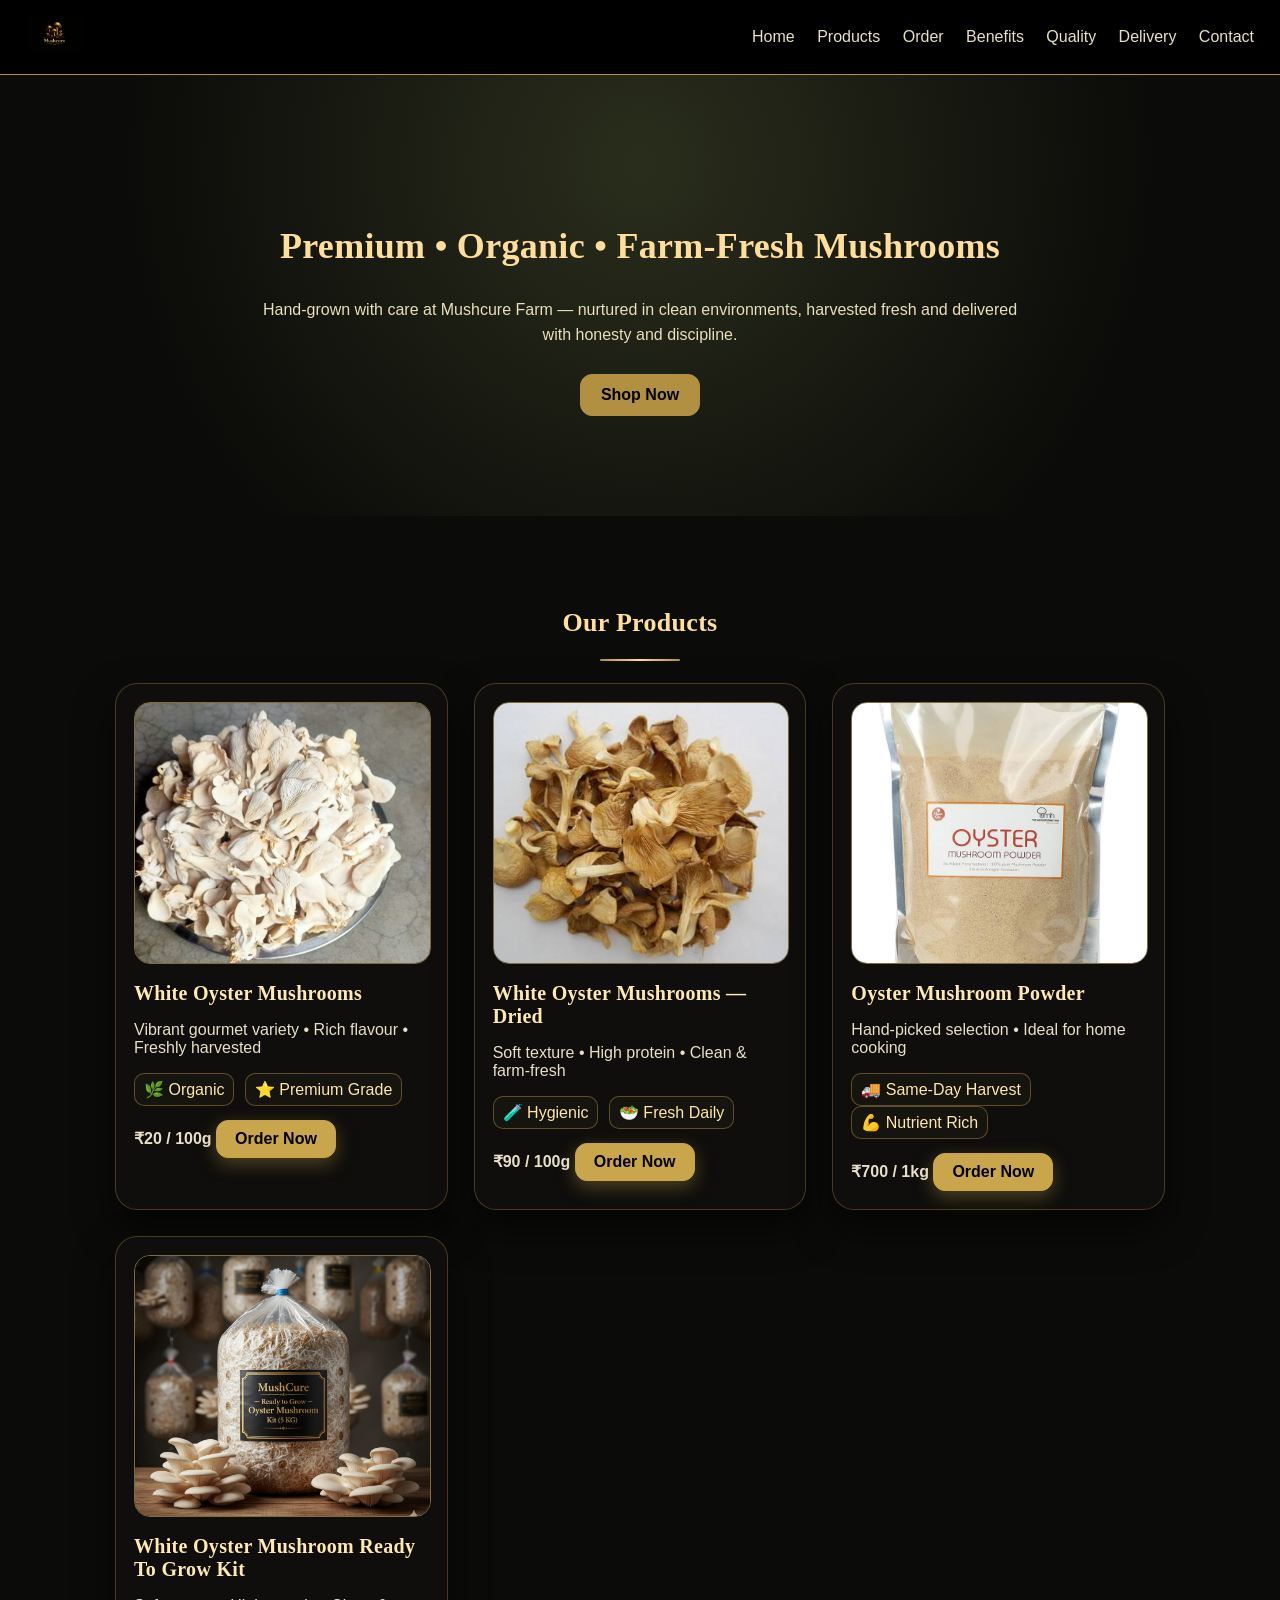
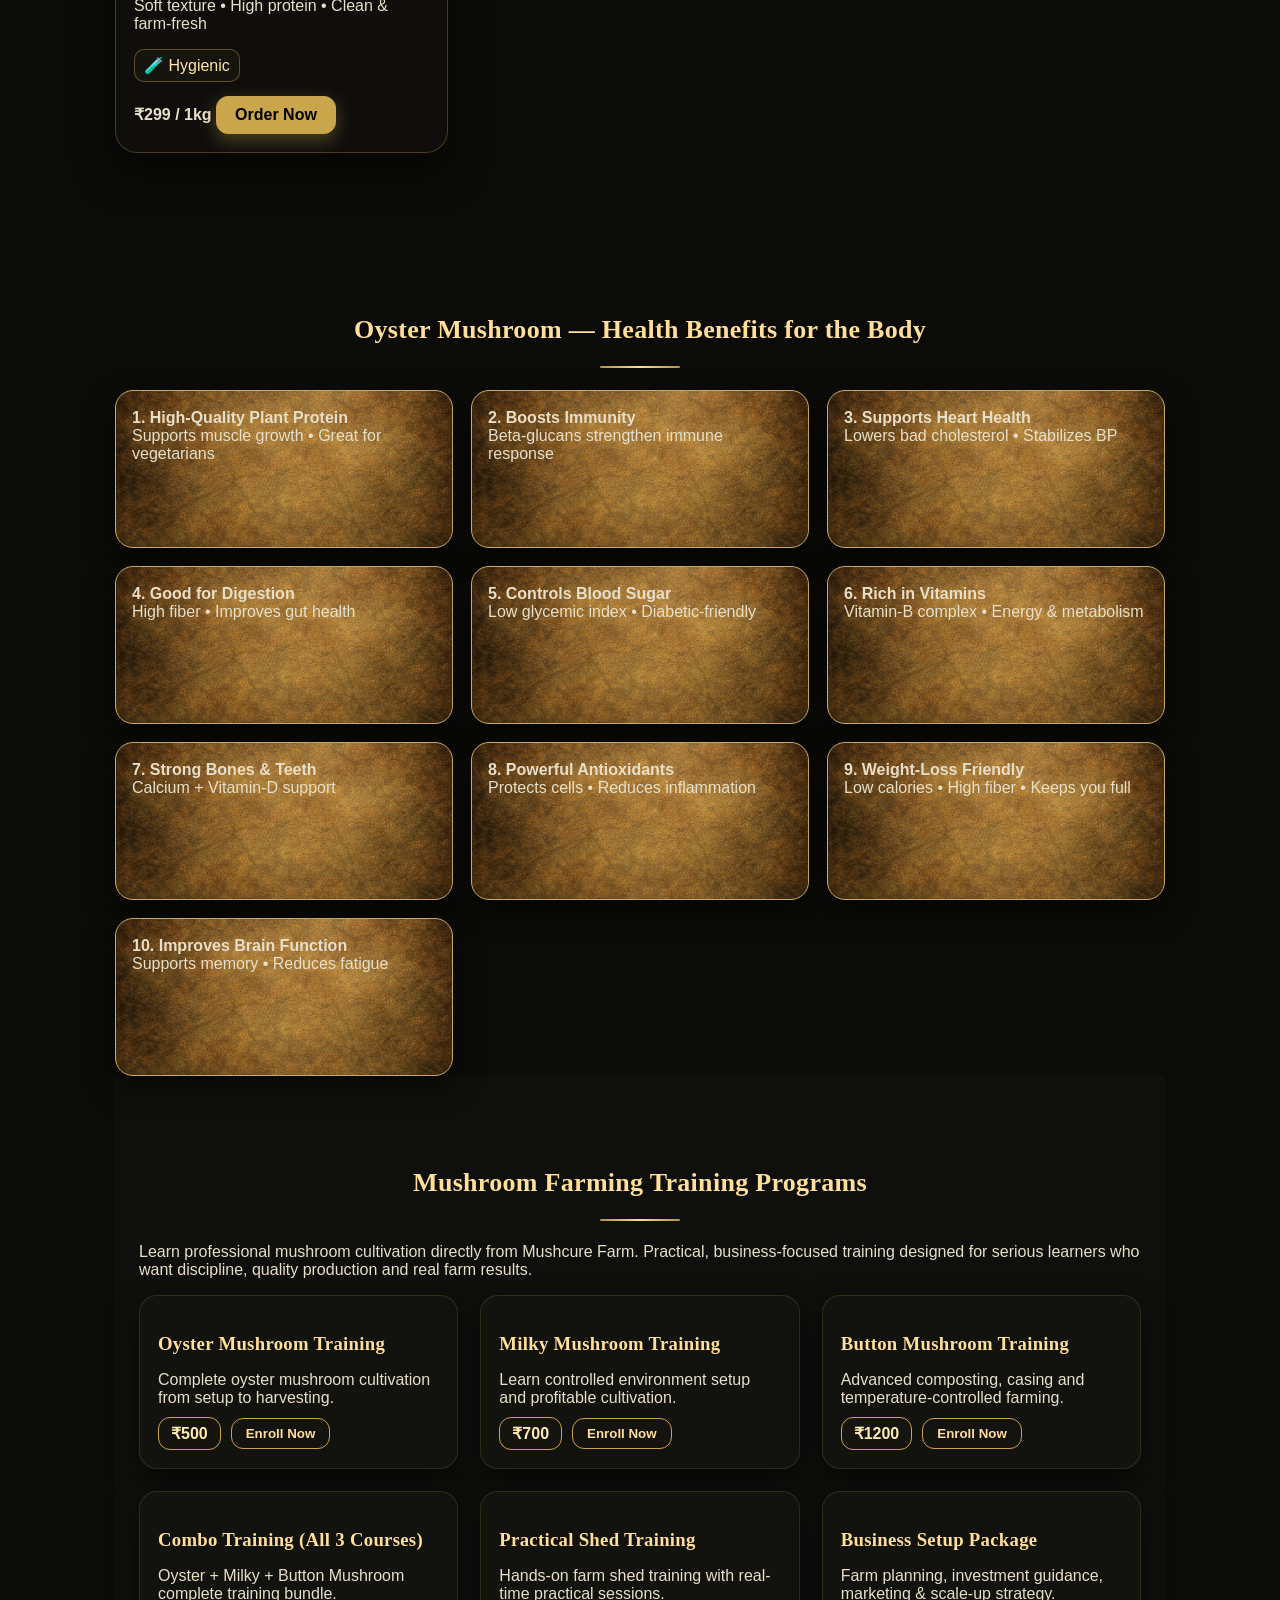
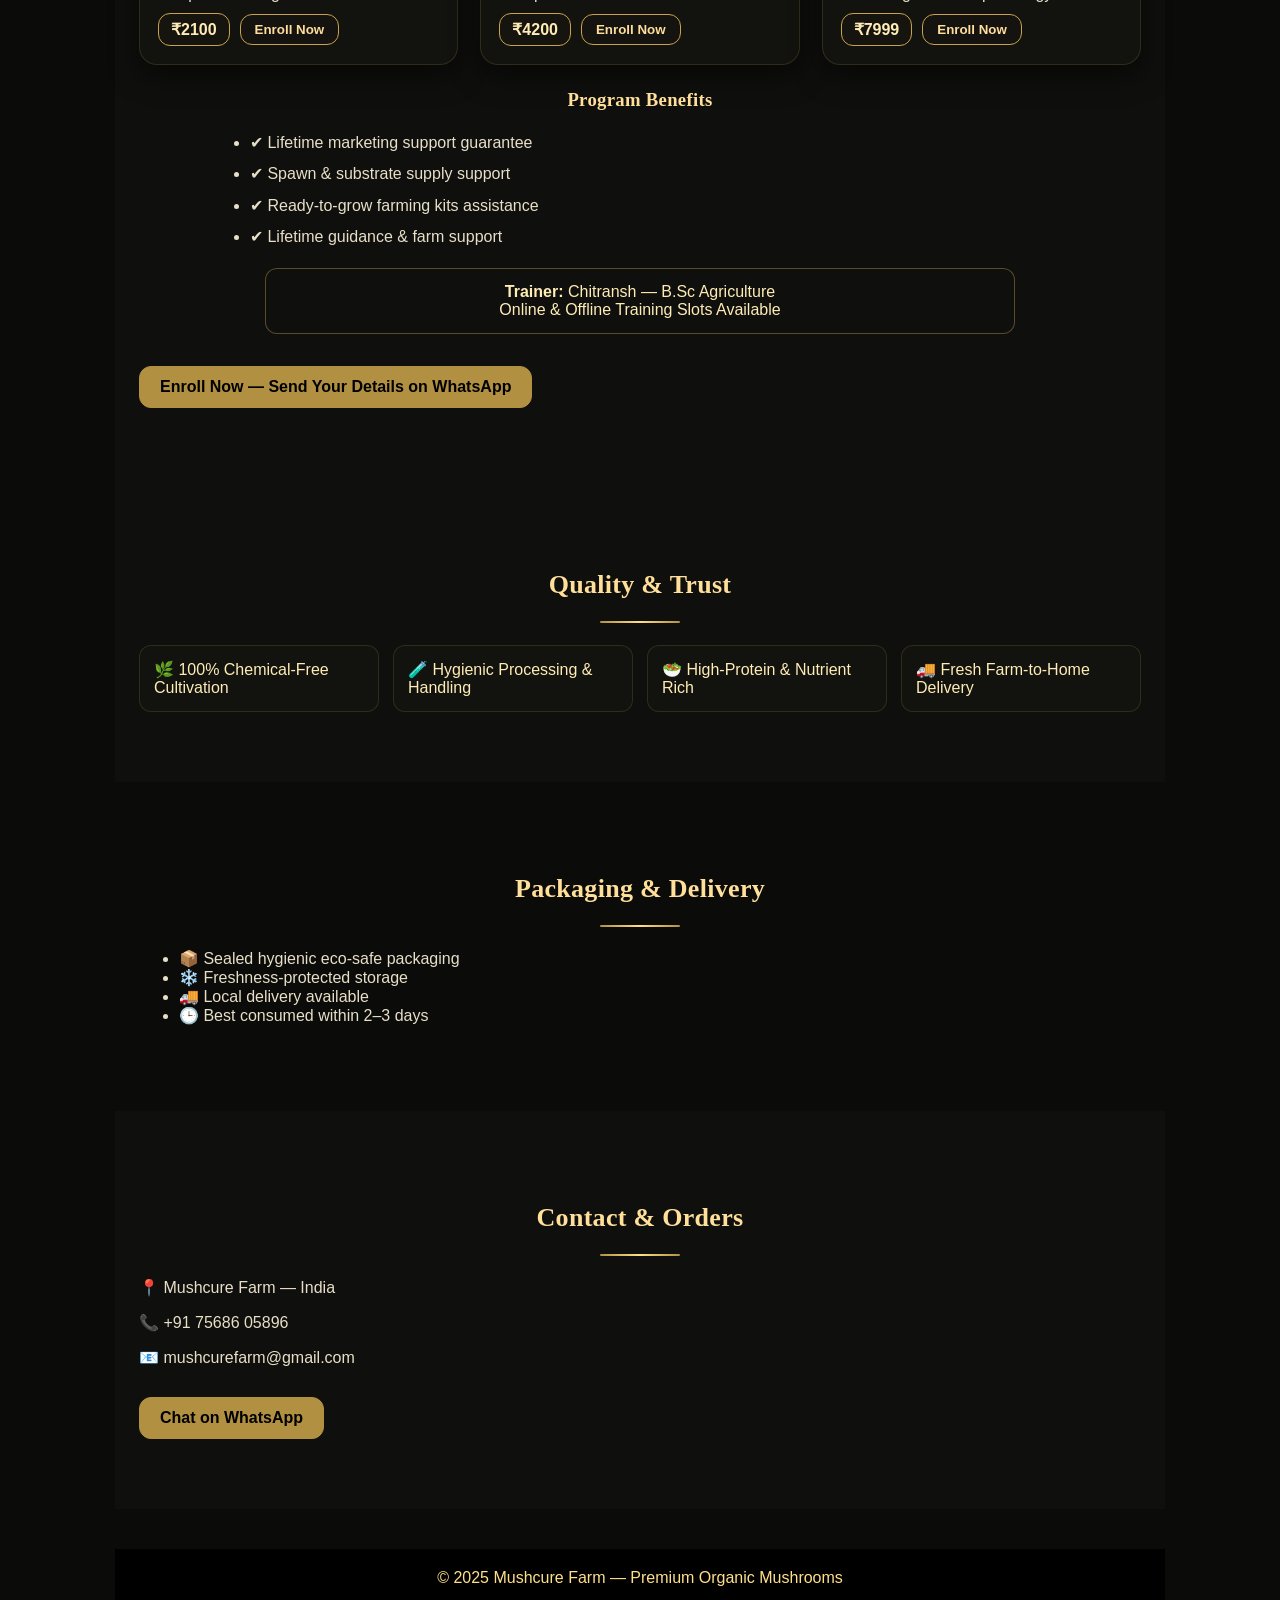
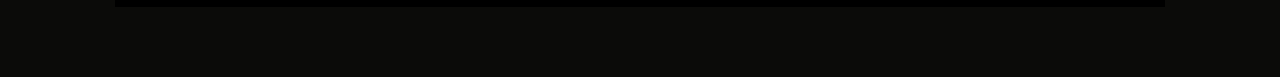
<file: index.html>
<!DOCTYPE html>
<html lang="en">
<head>
  <meta charset="UTF-8" />
  <meta name="viewport" content="width=device-width, initial-scale=1.0" />

  <title>Mushcure — Premium Organic Oyster Mushrooms & Training Center| Farm Fresh</title>

  <meta name="description" content="Mushcure — Premium organic oyster mushrooms. Farm-fresh, chemical-free, hygienically cultivated mushrooms. Order fresh and dried oyster mushrooms.">
  <meta name="keywords" content="Mushcure, oyster mushrooms, organic mushrooms, mushroom farm, mushroom delivery, fresh mushrooms India">
  <meta name="author" content="Mushcure Farm">

  <link rel="icon" type="image/png" href="favicon.png">
  <link rel="stylesheet" href="style.css" />
</head>

<body>

<header class="topbar">
  <div class="logo">
    <img src="logo.png" alt="Mushcure Logo">
  </div>

  <nav>
    <a href="#home">Home</a>
    <a href="#products">Products</a>
    <a href="#order">Order</a>
    <a href="#benefits">Benefits</a>
    <a href="#quality">Quality</a>
    <a href="#delivery">Delivery</a>
    <a href="#contact">Contact</a>
  </nav>
</header>

<section id="home" class="hero">
  <h1>Premium • Organic • Farm-Fresh Mushrooms</h1>
  <p>
    Hand-grown with care at Mushcure Farm — nurtured in clean environments,
    harvested fresh and delivered with honesty and discipline.
  </p>
  <a href="#products" class="btn primary">Shop Now</a>
</section>

<section id="products" class="section">
  <h2 class="title">Our Products</h2>
  <div class="divider"></div>

  <div class="grid">

    <div class="card">
      <img src="pink-oyster.jpg" alt="White Oyster Mushrooms">
      <h3>White Oyster Mushrooms</h3>
      <p>Vibrant gourmet variety • Rich flavour • Freshly harvested</p>
      <div class="badges">
        <span>🌿 Organic</span>
        <span>⭐ Premium Grade</span>
      </div>
      <strong>₹20 / 100g</strong>
      <a class="btn" href="order.html">Order Now</a>
    </div>

    <div class="card">
      <img src="white-oyster.jpg" alt="White Oyster Mushrooms Dried">
      <h3>White Oyster Mushrooms — Dried</h3>
      <p>Soft texture • High protein • Clean & farm-fresh</p>
      <div class="badges">
        <span>🧪 Hygienic</span>
        <span>🥗 Fresh Daily</span>
      </div>
      <strong>₹90 / 100g</strong>
      <a class="btn" href="order.html">Order Now</a>
    </div>

    <div class="card">
      <img src="fresh-harvest.jpg" alt="Oyster Mushroom Powder">
      <h3>Oyster Mushroom Powder</h3>
      <p>Hand-picked selection • Ideal for home cooking</p>
      <div class="badges">
        <span>🚚 Same-Day Harvest</span>
        <span>💪 Nutrient Rich</span>
      </div>
      <strong>₹700 / 1kg</strong>
      <a class="btn" href="order.html">Order Now</a>
    </div>

    <div class="card">
      <img src="kit.jpg" alt="White Oyster Ready To Grow Kit">
      <h3>White Oyster Mushroom Ready To Grow Kit</h3>
      <p>Soft texture • High protein • Clean & farm-fresh</p>
      <div class="badges">
        <span>🧪 Hygienic</span>
      </div>
      <strong>₹299 / 1kg</strong>
      <a class="btn" href="order.html">Order Now</a>
    </div>

  </div>
</section>



<section id="benefits" class="section">
  <h2 class="title">Oyster Mushroom — Health Benefits for the Body</h2>
  <div class="divider"></div>

  <div class="benefit-grid">

    <div class="benefit-card"><strong>1. High-Quality Plant Protein</strong><br>Supports muscle growth • Great for vegetarians</div>
    <div class="benefit-card"><strong>2. Boosts Immunity</strong><br>Beta-glucans strengthen immune response</div>
    <div class="benefit-card"><strong>3. Supports Heart Health</strong><br>Lowers bad cholesterol • Stabilizes BP</div>

    <div class="benefit-card"><strong>4. Good for Digestion</strong><br>High fiber • Improves gut health</div>
    <div class="benefit-card"><strong>5. Controls Blood Sugar</strong><br>Low glycemic index • Diabetic-friendly</div>
    <div class="benefit-card"><strong>6. Rich in Vitamins</strong><br>Vitamin-B complex • Energy & metabolism</div>

    <div class="benefit-card"><strong>7. Strong Bones & Teeth</strong><br>Calcium + Vitamin-D support</div>
    <div class="benefit-card"><strong>8. Powerful Antioxidants</strong><br>Protects cells • Reduces inflammation</div>
    <div class="benefit-card"><strong>9. Weight-Loss Friendly</strong><br>Low calories • High fiber • Keeps you full</div>

    <div class="benefit-card"><strong>10. Improves Brain Function</strong><br>Supports memory • Reduces fatigue</div>

  </div>
<section id="training" class="section alt">
  <h2 class="title">Mushroom Farming Training Programs</h2>
  <div class="divider"></div>

  <p class="story">
    Learn professional mushroom cultivation directly from Mushcure Farm.
    Practical, business-focused training designed for serious learners
    who want discipline, quality production and real farm results.
  </p>

  <div class="training-grid">

    <div class="training-card">
      <h3>Oyster Mushroom Training</h3>
      <p>Complete oyster mushroom cultivation from setup to harvesting.</p>
      <div class="price-row">
        <span class="price">₹500</span>
        <button class="enroll-btn"
          onclick="enroll('Oyster Mushroom Training', 500)">
          Enroll Now
        </button>
      </div>
    </div>

    <div class="training-card">
      <h3>Milky Mushroom Training</h3>
      <p>Learn controlled environment setup and profitable cultivation.</p>
      <div class="price-row">
        <span class="price">₹700</span>
        <button class="enroll-btn"
          onclick="enroll('Milky Mushroom Training', 700)">
          Enroll Now
        </button>
      </div>
    </div>

    <div class="training-card">
      <h3>Button Mushroom Training</h3>
      <p>Advanced composting, casing and temperature-controlled farming.</p>
      <div class="price-row">
        <span class="price">₹1200</span>
        <button class="enroll-btn"
          onclick="enroll('Button Mushroom Training', 1200)">
          Enroll Now
        </button>
      </div>
    </div>

    <div class="training-card">
      <h3>Combo Training (All 3 Courses)</h3>
      <p>Oyster + Milky + Button Mushroom complete training bundle.</p>
      <div class="price-row">
        <span class="price">₹2100</span>
        <button class="enroll-btn"
          onclick="enroll('Combo Training — Oyster + Milky + Button', 2100)">
          Enroll Now
        </button>
      </div>
    </div>

    <div class="training-card">
      <h3>Practical Shed Training</h3>
      <p>Hands-on farm shed training with real-time practical sessions.</p>
      <div class="price-row">
        <span class="price">₹4200</span>
        <button class="enroll-btn"
          onclick="enroll('Practical Shed Training', 4200)">
          Enroll Now
        </button>
      </div>
    </div>

    <div class="training-card">
      <h3>Business Setup Package</h3>
      <p>Farm planning, investment guidance, marketing & scale-up strategy.</p>
      <div class="price-row">
        <span class="price">₹7999</span>
        <button class="enroll-btn"
          onclick="enroll('Business Setup Package', 7999)">
          Enroll Now
        </button>
      </div>
    </div>

  </div>

  <h3 class="sub-title">Program Benefits</h3>
  <ul class="benefits-list">
    <li>✔ Lifetime marketing support guarantee</li>
    <li>✔ Spawn & substrate supply support</li>
    <li>✔ Ready-to-grow farming kits assistance</li>
    <li>✔ Lifetime guidance & farm support</li>
  </ul>

  <div class="trainer-box">
    <strong>Trainer:</strong> Chitransh — B.Sc Agriculture  
    <br>Online & Offline Training Slots Available
  </div>

  <a href="https://wa.me/917568605896" class="btn primary">
    Enroll Now — Send Your Details on WhatsApp
  </a>
</section>

<section id="quality" class="section alt">
  <h2 class="title">Quality & Trust</h2>
  <div class="divider"></div>

  <div class="trust-grid">
    <div class="trust-card">🌿 100% Chemical-Free Cultivation</div>
    <div class="trust-card">🧪 Hygienic Processing & Handling</div>
    <div class="trust-card">🥗 High-Protein & Nutrient Rich</div>
    <div class="trust-card">🚚 Fresh Farm-to-Home Delivery</div>
  </div>
</section>

<section id="delivery" class="section">
  <h2 class="title">Packaging & Delivery</h2>
  <div class="divider"></div>

  <ul class="list">
    <li>📦 Sealed hygienic eco-safe packaging</li>
    <li>❄️ Freshness-protected storage</li>
    <li>🚚 Local delivery available</li>
    <li>🕒 Best consumed within 2–3 days</li>
  </ul>
</section>

<section id="contact" class="section alt">
  <h2 class="title">Contact & Orders</h2>
  <div class="divider"></div>

  <p>📍 Mushcure Farm — India</p>
  <p>📞 +91 75686 05896</p>
  <p>📧 mushcurefarm@gmail.com</p>

  <a class="btn primary" href="https://wa.me/917568605896">Chat on WhatsApp</a>
</section>

<footer>
  © 2025 Mushcure Farm — Premium Organic Mushrooms
</footer>

<script>
document.getElementById("orderForm").addEventListener("submit", function(e){
  e.preventDefault();

  let msg =
`🛒 *Mushcure Order*\n\n`+
`👤 Name: ${name.value}\n`+
`📞 Phone: ${phone.value}\n\n`+
`🍄 Product: ${product.value}\n`+
`⚖️ Pack Size: ${weight.value}\n`+
`🔢 Quantity: ${qty.value}\n\n`+
`📍 Delivery Address:\n${address.value}\n\n`+
`📝 Notes: ${note.value || "None"}`;

  window.open(`https://wa.me/917568605896?text=${encodeURIComponent(msg)}`,"_blank");
});
</script>
  <script>
function enroll(course, price) {
  const msg =
`🎓 *Mushroom Training Enrollment Request*

📌 Course: ${course}
💰 Fee: ₹${price}

Please book my slot.
My details:
• Name:
• City:
• Preferred Mode: Online / Offline
• Preferred Date:`;

  window.open(
    `https://wa.me/917568605896?text=${encodeURIComponent(msg)}`,
    `_blank`
  );
}
  </script>

</body>
</html>
</file>
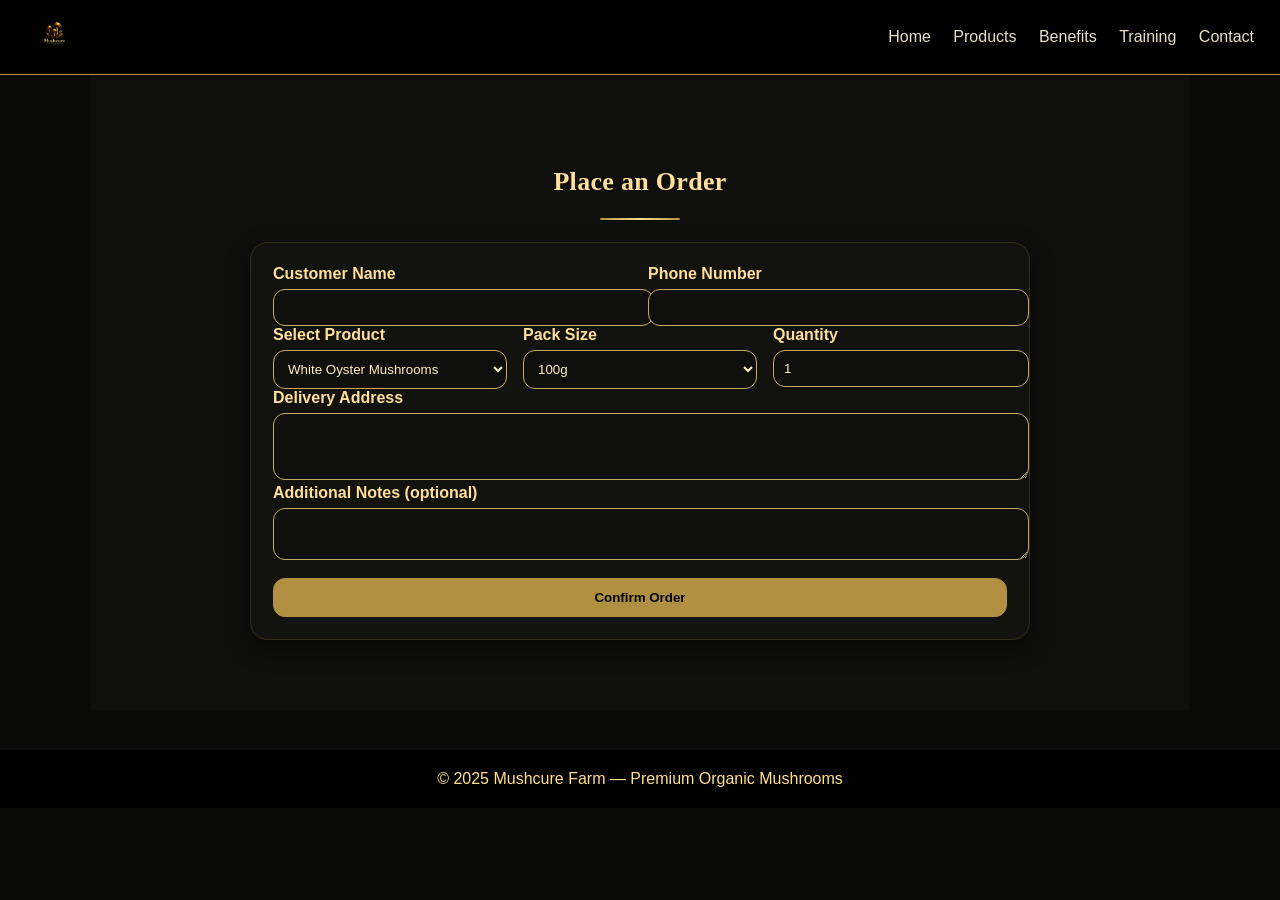
<file: order.html>
<!DOCTYPE html>
<html lang="en">
<head>
<meta charset="UTF-8">
<title>Mushcure — Place Your Order</title>
<meta name="viewport" content="width=device-width, initial-scale=1.0">
<link rel="stylesheet" href="style.css">
</head>

<body>

<header class="topbar">
  <div class="logo">
    <img src="logo.png">
  </div>
  <nav>
    <a href="index.html#home">Home</a>
    <a href="index.html#products">Products</a>
    <a href="index.html#benefits">Benefits</a>
    <a href="index.html#training">Training</a>
    <a href="index.html#contact">Contact</a>
  </nav>
</header>

<section class="section alt">
  <h2 class="title">Place an Order</h2>
  <div class="divider"></div>

  <div class="order-wrapper">

    <form id="orderForm" class="order-box">

      <div class="form-row two">
        <div class="field">
          <label>Customer Name</label>
          <input type="text" id="name" required>
        </div>

        <div class="field">
          <label>Phone Number</label>
          <input type="text" id="phone" required>
        </div>
      </div>

      <div class="form-row three">
        <div class="field">
          <label>Select Product</label>
          <select id="product">
            <option>White Oyster Mushrooms</option>
            <option>White Oyster Mushrooms Dried</option>
            <option>Oyster Mushroom Powder</option>
          </select>
        </div>

        <div class="field">
          <label>Pack Size</label>
          <select id="weight">
            <option>100g</option>
            <option>250g</option>
            <option>500g</option>
            <option>1kg</option>
          </select>
        </div>

        <div class="field">
          <label>Quantity</label>
          <input type="number" id="qty" value="1" min="1">
        </div>
      </div>

      <div class="field">
        <label>Delivery Address</label>
        <textarea id="address" rows="3" required></textarea>
      </div>

      <div class="field">
        <label>Additional Notes (optional)</label>
        <textarea id="note" rows="2"></textarea>
      </div>

      <button type="submit" class="btn primary full">Confirm Order</button>
    </form>
  </div>
</section>

<footer>
© 2025 Mushcure Farm — Premium Organic Mushrooms
</footer>

<script>
document.getElementById("orderForm").addEventListener("submit", function(e){
  e.preventDefault();

  const customerName = document.getElementById("name").value;
  const phone = document.getElementById("phone").value;
  const product = document.getElementById("product").value;
  const weight = document.getElementById("weight").value;
  const qty = document.getElementById("qty").value;
  const address = document.getElementById("address").value;
  const note = document.getElementById("note").value;

  const msg =
`🛒 *Mushcure Order Request*\n\n
👤 Name: ${customerName}
📞 Phone: ${phone}

🍄 Product: ${product}
⚖️ Pack Size: ${weight}
🔢 Quantity: ${qty}

📍 Address:
${address}

📝 Notes: ${note || "None"}`;

  window.open(
    "https://wa.me/917568605896?text=" + encodeURIComponent(msg),
    "_blank"
  );
});
</script>

</body>
</html>
</file>
<file: style.css>
body{margin:0;background:#0b0b09;color:#e8dfc8;font-family:'Poppins',Arial;}
h1,h2,h3{font-family:'Playfair Display',serif;letter-spacing:.3px;}

.topbar{display:flex;justify-content:space-between;align-items:center;padding:16px 26px;background:#000;border-bottom:1px solid #b19042;position:sticky;top:0;z-index:50;}
.logo img{height:38px;}
nav a{margin-left:18px;text-decoration:none;color:#e8dfc8;transition:.3s;}
nav a:hover{color:#ffdf8a;}

.hero{padding:120px 24px 100px;text-align:center;background:radial-gradient(circle at 50% 20%,#2a2e1c,#0b0b09 70%);}
.hero h1{font-size:36px;color:#ffde9b;}
.hero p{max-width:760px;margin:12px auto;color:#e9dfbb;line-height:1.6;}

.btn{display:inline-block;margin-top:14px;padding:11px 20px;border-radius:12px;text-decoration:none;font-weight:600;border:1px solid #b19042;transition:.3s;}
.primary{background:#b19042;color:#000;}
.btn:hover{box-shadow:0 0 18px #ffdf8a55;background:#ffdf8a;color:#000;}
.btn.full{width:100%;}

.section{padding:70px 24px;max-width:1050px;margin:auto;}
.section.alt{background:#0f0f0d;}
.title{text-align:center;color:#ffdf9a;font-size:26px;}
.divider{width:80px;height:2px;margin:10px auto 22px;background:linear-gradient(90deg,#b19042,#ffdf8a,#b19042);border-radius:3px;}

.grid{display:grid;grid-template-columns:repeat(auto-fit,minmax(280px,1fr));gap:26px;}

.card{background:#0f0e0c;border:1px solid rgba(177,144,66,.35);border-radius:22px;padding:18px;box-shadow:0 18px 38px rgba(0,0,0,.55);transition:.35s;}
.card:hover{transform:translateY(-6px);box-shadow:0 28px 55px rgba(0,0,0,.7);border-color:#caa24d;}
.card img{width:100%;height:260px;object-fit:cover;border-radius:16px;border:1px solid rgba(201,170,99,.6);}
.card h3{margin:14px 0 6px;font-size:20px;color:#ffe9b2;}
.badges span{display:inline-block;padding:6px 9px;border-radius:10px;border:1px solid #caa24d66;color:#ffe7a8;margin-right:6px;background:#16140f;}

.order-wrapper{max-width:780px;margin:auto;}
.order-box{background:#12120f;padding:22px;border-radius:18px;border:1px solid #b1904233;box-shadow:0 8px 24px #0007;}
.form-row.two{display:grid;grid-template-columns:1fr 1fr;gap:16px;}
.form-row.three{display:grid;grid-template-columns:1fr 1fr 1fr;gap:16px;}

.field label{color:#ffdf9a;font-weight:600;}
.field input,.field select,.field textarea{width:100%;margin-top:6px;padding:10px;border-radius:12px;border:1px solid #c9aa63;background:#0f0f0d;color:#ffefc1;}
.field input:focus,.field select:focus,.field textarea:focus{outline:none;box-shadow:0 0 12px #ffdf8a55;}

/* BENEFIT CARDS */
.benefit-grid{display:grid;grid-template-columns:repeat(auto-fit,minmax(280px,1fr));gap:18px;margin-top:20px;}

.benefit-card{
  position:relative;
  border:1px solid #c9aa63;
  border-radius:18px;
  padding:18px 16px;
  min-height:120px;
  background:url("health-texture.png") center/cover no-repeat,rgba(0,0,0,.45);
  box-shadow:0 12px 28px rgba(0,0,0,.55);
  transition:.35s;
}

.benefit-card:hover{
  transform:translateY(-6px);
  border-color:#ffdd88;
  box-shadow:0 0 18px rgba(255,221,136,.55),0 18px 40px rgba(0,0,0,.75);
}
/* TRAINING SECTION */
.training-grid{
  display:grid;
  grid-template-columns:repeat(auto-fit,minmax(280px,1fr));
  gap:22px;
  margin-top:16px;
}

.training-card{
  background:#12120f;
  border:1px solid #b1904233;
  border-radius:18px;
  padding:18px;
  box-shadow:0 10px 28px rgba(0,0,0,.55);
  transition:.3s;
}

.training-card:hover{
  border-color:#caa24d;
  box-shadow:0 14px 36px rgba(0,0,0,.7);
  transform:translateY(-4px);
}

.training-card h3{
  color:#ffdf9a;
  margin-bottom:6px;
}

.training-card p{
  color:#e8dfc8;
  margin-bottom:10px;
}

.price{
  display:inline-block;
  padding:6px 12px;
  border-radius:12px;
  border:1px solid #caa24d66;
  color:#ffe7a8;
  background:#16140f;
  font-weight:600;
}

.price.highlight{
  background:#caa24d;
  color:#111;
}

.sub-title{
  margin-top:24px;
  color:#ffdf9a;
  text-align:center;
}

.benefits-list{
  max-width:820px;
  margin:10px auto 18px;
  color:#e8dfc8;
  line-height:1.6;
}

.benefits-list li{
  margin-bottom:6px;
}

.trainer-box{
  max-width:720px;
  margin:12px auto 18px;
  padding:14px;
  border-radius:12px;
  border:1px solid #caa24d66;
  background:#0f0f0d;
  color:#ffecb5;
  text-align:center;
}
/* TRAINING ENROLL BUTTON — PREMIUM STYLE */
.training-card .price-row{
  display:flex;
  align-items:center;
  gap:10px;
  margin-top:10px;
}

.training-card .price{
  border:1px solid #caa24d;
  padding:6px 12px;
  border-radius:12px;
  color:#ffecb5;
}

.training-card .enroll-btn{
  padding:7px 14px;
  border-radius:12px;
  border:1px solid #caa24d;
  background:#151310;
  color:#ffde9b;
  font-weight:600;
  transition:.25s;
}

.training-card .enroll-btn:hover{
  background:#caa24d;
  color:#111;
  box-shadow:0 0 16px rgba(202,162,77,.45);
  transform:translateY(-2px);
}

/* TRUST CARDS */
.trust-grid{display:grid;grid-template-columns:repeat(auto-fit,minmax(240px,1fr));gap:14px;}
.trust-card{background:#12120f;padding:14px;border-radius:12px;border:1px solid #b1904233;color:#ffecb5;}

footer{text-align:center;padding:20px;background:#000;color:#ffdf8a;margin-top:40px;}
/* FORCE GOLD BUTTON STYLE (Fix blue link issue) */
.card a.btn{
  display:inline-block;
  background:#c9a64b;
  color:#000 !important;
  border:1px solid #caa24d;
  padding:9px 18px;
  border-radius:12px;
  font-weight:600;
  text-decoration:none !important;
  box-shadow:0 6px 18px rgba(201,166,75,.35);
  transition:.25s;
}

.card a.btn:hover{
  background:#ffdf8a;
  color:#000 !important;
  box-shadow:0 10px 26px rgba(201,166,75,.55);
}
</file>
